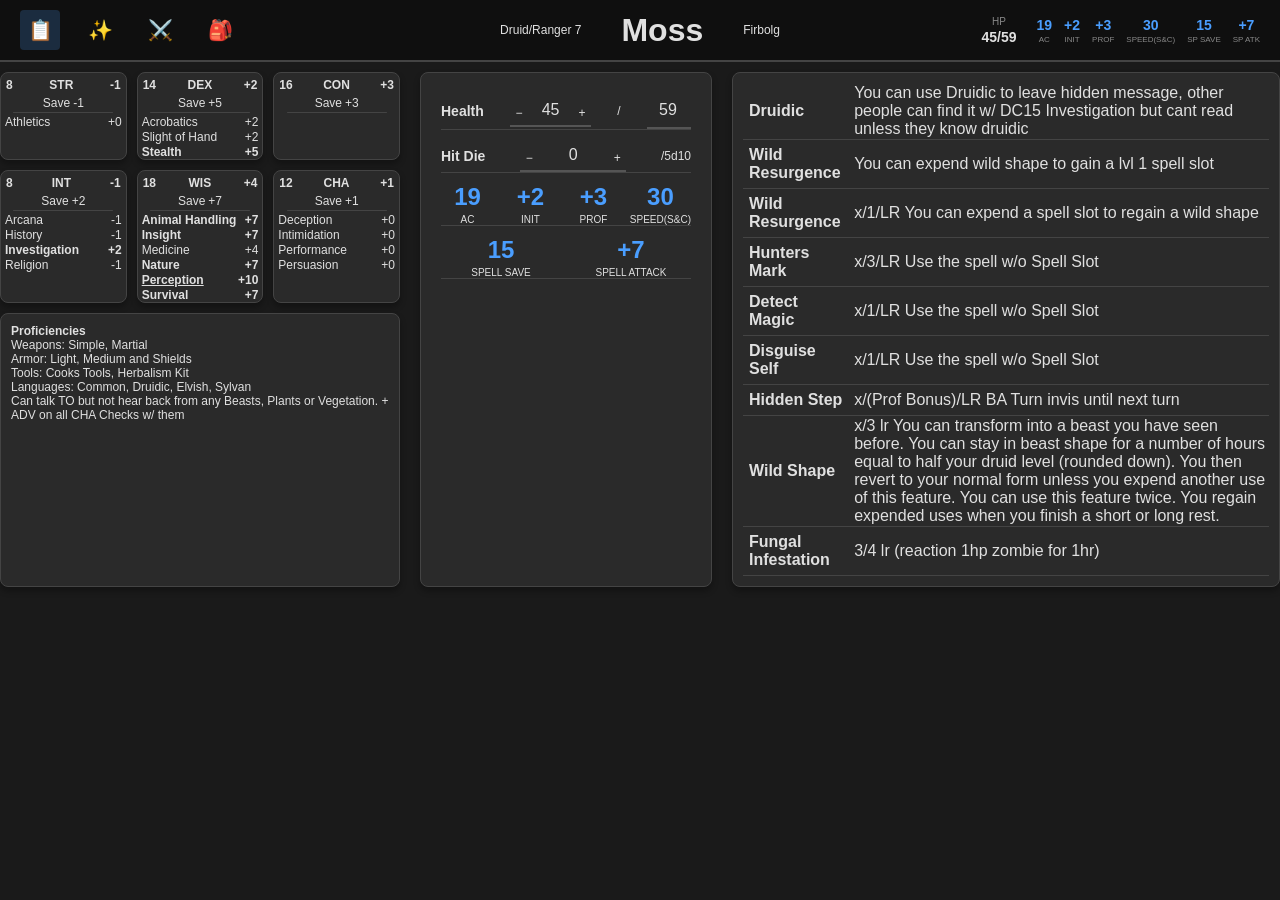
<file: index.html>
<!DOCTYPE html>
<html lang="en">
<head>
    <meta charset="UTF-8">
    <meta name="viewport" content="width=device-width, initial-scale=1.0">
    <title>Moss Character Sheet</title>
    <link rel="stylesheet" href="styles/main.css">
    <link rel="stylesheet" href="styles/character.css">
</head>
<body>
    <nav class="navbar">
        <div class="nav-container">
            <div class="nav-links">
                <a href="index.html" class="nav-link active" title="Character Sheet">📋</a>
                <a href="spells.html" class="nav-link" title="Spells">✨</a>
                <a href="actions.html" class="nav-link" title="Actions">⚔️</a>
                <a href="inventory.html" class="nav-link" title="Inventory">🎒</a>
            </div>
            <div class="nav-header">
                <p>Druid/Ranger 7</p>
                <p class="title">Moss</p>                
                <p>Firbolg</p>
            </div>
            <div class="nav-stats">
                <div class="nav-hp">
                    <p class="nav-hp-label">HP</p>
                    <p class="nav-hp-value"><span id="nav-health-current">45</span>/<span id="nav-health-max">59</span></p>
                </div>
                <div class="nav-stat-boxes">
                    <div class="nav-stat-box">
                        <p class="nav-stat-value" id="nav-ac">19</p>
                        <p class="nav-stat-label">AC</p>
                    </div>
                    <div class="nav-stat-box">
                        <p class="nav-stat-value" id="nav-init">+2</p>
                        <p class="nav-stat-label">Init</p>
                    </div>
                    <div class="nav-stat-box">
                        <p class="nav-stat-value" id="nav-prof">+3</p>
                        <p class="nav-stat-label">Prof</p>
                    </div>
                    <div class="nav-stat-box">
                        <p class="nav-stat-value">30</p>
                        <p class="nav-stat-label">Speed(s&c)</p>
                    </div>
                    <div class="nav-stat-box">
                        <p class="nav-stat-value">15</p>
                        <p class="nav-stat-label">Sp save</p>
                    </div>
                    <div class="nav-stat-box">
                        <p class="nav-stat-value">+7</p>
                        <p class="nav-stat-label">Sp atk</p>
                    </div>
                </div>
            </div>
        </div>
    </nav>
    <main>
        <div class="content-wrapper">
            <div class="cards-container">
                <div class="cards">
                    <div class="cards-top-row">
                        <div class="card ability-score">
                            <div class="ability-score-header">
                                <p>8</p>
                                <p>STR</p>
                                <p>-1</p>
                            </div>
                            <div class="saves">
                                <p>Save</p>
                                <p>-1</p>
                            </div>
                            <div class="line"></div>
                            <div class="ability-score-content">
                                <p>Athletics</p>
                                <p>+0</p>
                            </div>
                        </div>
                        <div class="card ability-score">
                            <div class="ability-score-header">
                                <p>14</p>
                                <p>DEX</p>
                                <p>+2</p>
                            </div>
                            <div class="saves">
                                <p>Save</p>
                                <p>+5</p>
                            </div>
                            <div class="line"></div>
                            <div class="ability-score-content">
                                <p>Acrobatics</p>
                                <p>+2</p>
                            </div>
                            <div class="ability-score-content">
                                <p>Slight of Hand</p>
                                <p>+2</p>
                            </div>
                            <div class="ability-score-content">
                                <p><b>Stealth</b></p>
                                <p><b>+5</b></p>
                            </div>
                        </div>
                        <div class="card ability-score">
                            <div class="ability-score-header">
                                <p>16</p>
                                <p>CON</p>
                                <p>+3</p>
                            </div>
                            <div class="saves">
                                <p>Save</p>
                                <p>+3</p>
                            </div>
                            <div class="line"></div>
                        </div>
                    </div>
                    <div class="cards-bottom-row">
                        <div class="card ability-score">
                            <div class="ability-score-header">
                                <p>8</p>
                                <p>INT</p>
                                <p>-1</p>
                            </div>
                            <div class="saves">
                                <p>Save</p>
                                <p>+2</p>
                            </div>
                            <div class="line"></div>
                            <div class="ability-score-content">
                                <p>Arcana</p>
                                <p>-1</p>
                            </div>
                            <div class="ability-score-content">
                                <p>History</p>
                                <p>-1</p>
                            </div>
                            <div class="ability-score-content">
                                <p><b>Investigation</b></p>
                                <p><b>+2</b></p>
                            </div>
                            <div class="ability-score-content">
                                <p>Religion</p>
                                <p>-1</p>
                            </div>
                        </div>
                        <div class="card ability-score">
                            <div class="ability-score-header">
                                <p>18</p>
                                <p>WIS</p>
                                <p>+4</p>
                            </div>
                            <div class="saves">
                                <p>Save</p>
                                <p>+7</p>
                            </div>
                            <div class="line"></div>
                            <div class="ability-score-content">
                                <p><b>Animal Handling</b></p>
                                <p><b>+7</b></p>
                            </div>
                            <div class="ability-score-content">
                                <p><b>Insight</b></p>
                                <p><b>+7</b></p>
                            </div>
                            <div class="ability-score-content">
                                <p>Medicine</p>
                                <p>+4</p>
                            </div>
                            <div class="ability-score-content">
                                <p><b>Nature</b></p>
                                <p><b>+7</b></p>
                            </div>
                            <div class="ability-score-content">
                                <p><b><u>Perception</u></b></p>
                                <p><b>+10</b></p>
                            </div>
                            <div class="ability-score-content">
                                <p><b>Survival</b></p>
                                <p><b>+7</b></p>
                            </div>
                        </div>
                        <div class="card ability-score">
                            <div class="ability-score-header">
                                <p>12</p>
                                <p>CHA</p>
                                <p>+1</p>
                            </div>
                            <div class="saves">
                                <p>Save</p>
                                <p>+1</p>
                            </div>
                            <div class="line"></div>
                            <div class="ability-score-content">
                                <p>Deception</p>
                                <p>+0</p>
                            </div>
                            <div class="ability-score-content">
                                <p>Intimidation</p>
                                <p>+0</p>
                            </div>
                            <div class="ability-score-content">
                                <p>Performance</p>
                                <p>+0</p>
                            </div>
                            <div class="ability-score-content">
                                <p>Persuasion</p>
                                <p>+0</p>
                            </div>
                        </div>
                    </div>            
                </div>
                <div class="proficiencies">
                    <p class="section-title">Proficiencies</p>
                    <p>Weapons: Simple, Martial</p>
                    <p>Armor: Light, Medium and Shields</p>
                    <p>Tools: Cooks Tools, Herbalism Kit</p>
                    <p>Languages: Common, Druidic, Elvish, Sylvan</p>
                    <p>Can talk TO but not hear back from any Beasts, Plants or Vegetation. + ADV on all CHA Checks w/ them</p>
                </div>
            </div>
            <div class="stats">
                <div class="stat-row">
                    <p>Health</p>
                    <div class="number-input">
                        <button class="minus-btn" onclick="decreaseHealth('health-current')">−</button>
                        <input type="number" id="health-current" value="45">
                        <button class="plus-btn" onclick="increaseHealth('health-current')">+</button>
                    </div>
                    <p>/</p>
                    <input type="number" id="health-max" value="59">
                </div>
                <div class="stat-row">
                    <p>Hit Die</p>
                    <div class="number-input">
                        <button class="minus-btn" onclick="decreaseValue('hit-die')">−</button>
                        <input type="number" id="hit-die" value="0">
                        <button class="plus-btn" onclick="increaseValue('hit-die')">+</button>
                    </div>
                    <p>/5d10</p>
                </div>
                <div class="stat-row-horizontal">
                    <div class="stat-box">
                        <p class="stat-value">19</p>
                        <p class="stat-label">AC</p>
                    </div>
                    <div class="stat-box">
                        <p class="stat-value">+2</p>
                        <p class="stat-label">Init</p>
                    </div>
                    <div class="stat-box">
                        <p class="stat-value">+3</p>
                        <p class="stat-label">Prof</p>
                    </div>
                    <div class="stat-box">
                        <p class="stat-value">30</p>
                        <p class="stat-label">Speed(s&c)</p>
                    </div>
                </div>
                <div class="stat-row-horizontal">
                    <div class="stat-box">
                        <p class="stat-value">15</p>
                        <p class="stat-label">Spell Save</p>
                    </div>
                    <div class="stat-box">
                        <p class="stat-value">+7</p>
                        <p class="stat-label">Spell Attack</p>
                    </div>
                </div>
            </div>
            <div class="features">
                <table>
                    <tr>
                        <td><p class="feature-name">Druidic</p></td>
                        <td>You can use Druidic to leave hidden message, other people can find it w/ DC15 Investigation but cant read unless they know druidic</td>
                    </tr>
                    <tr>
                        <td><p class="feature-name">Wild Resurgence</p></td>
                        <td>You can expend wild shape to gain a lvl 1 spell slot</td>
                    </tr>
                    <tr>
                        <td><p class="feature-name">Wild Resurgence</p></td>
                        <td>x/1/LR You can expend a spell slot to regain a wild shape</td>
                    </tr>
                    <tr>
                        <td><p class="feature-name">Hunters Mark</p></td>
                        <td>x/3/LR Use the spell w/o Spell Slot</td>
                    </tr>
                    <tr>
                        <td><p class="feature-name">Detect Magic</p></td>
                        <td>x/1/LR Use the spell w/o Spell Slot</td>
                    </tr>
                    <tr>
                        <td><p class="feature-name">Disguise Self</p></td>
                        <td>x/1/LR Use the spell w/o Spell Slot</td>
                    </tr>
                    <tr>
                        <td><p class="feature-name">Hidden Step</p></td>
                        <td>x/(Prof Bonus)/LR BA Turn invis until next turn</td>
                    </tr>
                    <tr>
                        <td><p class="feature-name">Wild Shape</p></td>
                        <td>x/3 lr You can transform into a beast you have seen before. You can stay in beast shape for a number of hours equal to half your druid level (rounded down). You then revert to your normal form unless you expend another use of this feature. You can use this feature twice. You regain expended uses when you finish a short or long rest.</td>
                    <tr>
                        <td><p class="feature-name">Fungal Infestation</p></td>
                        <td>3/4 lr (reaction 1hp zombie for 1hr)</td>
                    </tr>
                </table>
            </div>
        </div>
    </main>

    <script src="js/script.js"></script>
</body>
</html>
</file>
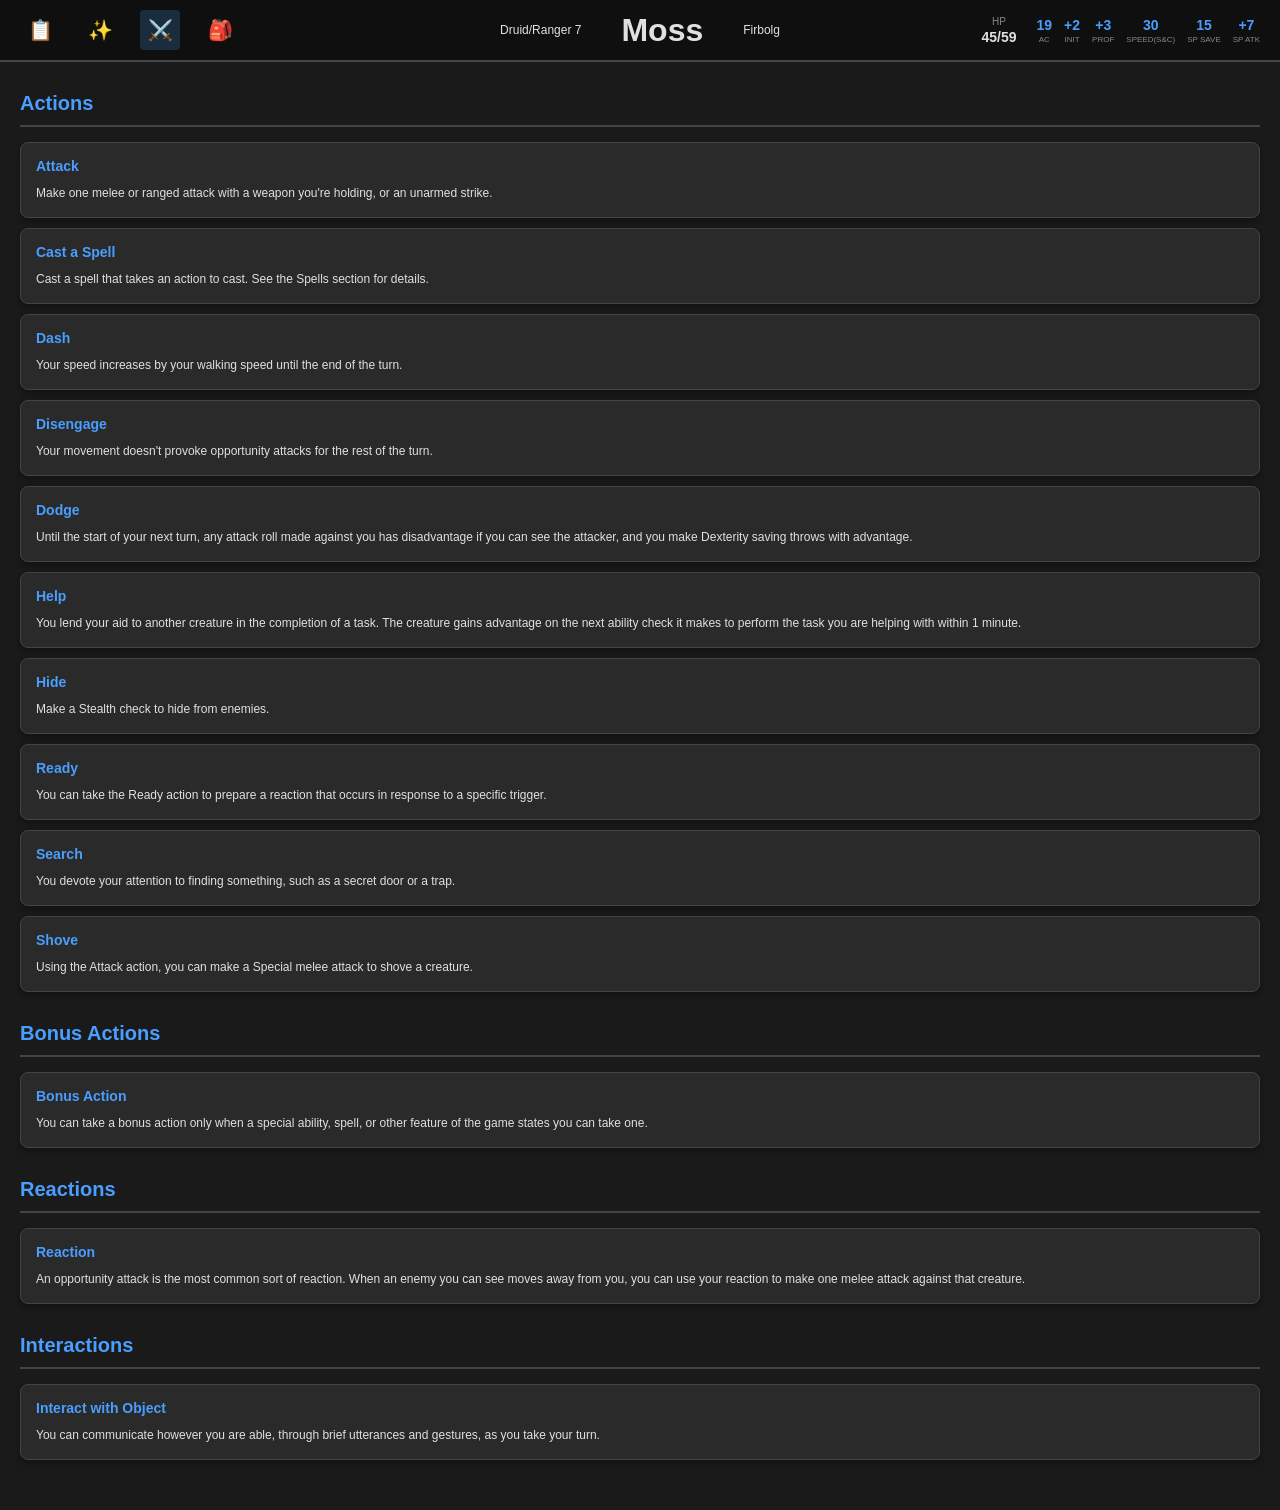
<file: actions.html>
<!DOCTYPE html>
<html lang="en">
<head>
    <meta charset="UTF-8">
    <meta name="viewport" content="width=device-width, initial-scale=1.0">
    <title>Moss Actions</title>
    <link rel="stylesheet" href="styles/main.css">
    <link rel="stylesheet" href="styles/actions.css">
</head>
<body>
    <nav class="navbar">
        <div class="nav-container">
            <div class="nav-links">
                <a href="index.html" class="nav-link" title="Character Sheet">📋</a>
                <a href="spells.html" class="nav-link" title="Spells">✨</a>
                <a href="actions.html" class="nav-link active" title="Actions">⚔️</a>
                <a href="inventory.html" class="nav-link" title="Inventory">🎒</a>
            </div>
            <div class="nav-header">
                <p>Druid/Ranger 7</p>
                <p class="title">Moss</p>                
                <p>Firbolg</p>
            </div>
            <div class="nav-stats">
                <div class="nav-hp">
                    <p class="nav-hp-label">HP</p>
                    <p class="nav-hp-value"><span id="nav-health-current">45</span>/<span id="nav-health-max">59</span></p>
                </div>
                <div class="nav-stat-boxes">
                    <div class="nav-stat-box">
                        <p class="nav-stat-value" id="nav-ac">19</p>
                        <p class="nav-stat-label">AC</p>
                    </div>
                    <div class="nav-stat-box">
                        <p class="nav-stat-value" id="nav-init">+2</p>
                        <p class="nav-stat-label">Init</p>
                    </div>
                    <div class="nav-stat-box">
                        <p class="nav-stat-value" id="nav-prof">+3</p>
                        <p class="nav-stat-label">Prof</p>
                    </div>
                    <div class="nav-stat-box">
                        <p class="nav-stat-value">30</p>
                        <p class="nav-stat-label">Speed(s&c)</p>
                    </div>
                    <div class="nav-stat-box">
                        <p class="nav-stat-value">15</p>
                        <p class="nav-stat-label">Sp save</p>
                    </div>
                    <div class="nav-stat-box">
                        <p class="nav-stat-value">+7</p>
                        <p class="nav-stat-label">Sp atk</p>
                    </div>
                </div>
            </div>
        </div>
    </nav>
    <main>
        <div class="actions-container">
            <div id="actions-list"></div>
        </div>
    </main>

    <script src="js/actions.js"></script>
</body>
</html>
</file>
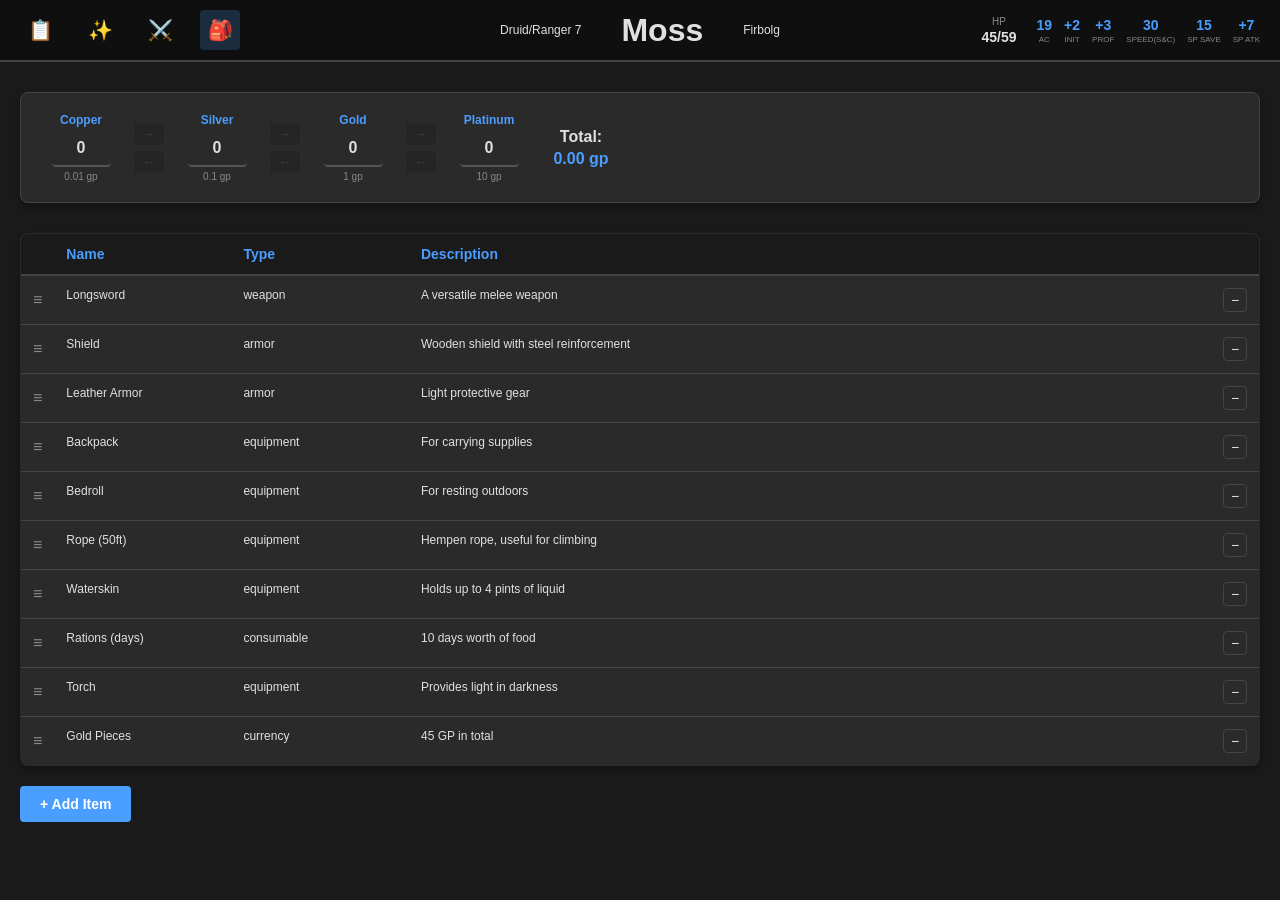
<file: inventory.html>
<!DOCTYPE html>
<html lang="en">
<head>
    <meta charset="UTF-8">
    <meta name="viewport" content="width=device-width, initial-scale=1.0">
    <title>Moss Inventory</title>
    <link rel="stylesheet" href="styles/main.css">
    <link rel="stylesheet" href="styles/inventory.css">
</head>
<body>
    <nav class="navbar">
        <div class="nav-container">
            <div class="nav-links">
                <a href="index.html" class="nav-link" title="Character Sheet">📋</a>
                <a href="spells.html" class="nav-link" title="Spells">✨</a>
                <a href="actions.html" class="nav-link" title="Actions">⚔️</a>
                <a href="inventory.html" class="nav-link active" title="Inventory">🎒</a>
            </div>
            <div class="nav-header">
                <p>Druid/Ranger 7</p>
                <p class="title">Moss</p>                
                <p>Firbolg</p>
            </div>
            <div class="nav-stats">
                <div class="nav-hp">
                    <p class="nav-hp-label">HP</p>
                    <p class="nav-hp-value"><span id="nav-health-current">45</span>/<span id="nav-health-max">59</span></p>
                </div>
                <div class="nav-stat-boxes">
                    <div class="nav-stat-box">
                        <p class="nav-stat-value" id="nav-ac">19</p>
                        <p class="nav-stat-label">AC</p>
                    </div>
                    <div class="nav-stat-box">
                        <p class="nav-stat-value" id="nav-init">+2</p>
                        <p class="nav-stat-label">Init</p>
                    </div>
                    <div class="nav-stat-box">
                        <p class="nav-stat-value" id="nav-prof">+3</p>
                        <p class="nav-stat-label">Prof</p>
                    </div>
                    <div class="nav-stat-box">
                        <p class="nav-stat-value">30</p>
                        <p class="nav-stat-label">Speed(s&c)</p>
                    </div>
                    <div class="nav-stat-box">
                        <p class="nav-stat-value">15</p>
                        <p class="nav-stat-label">Sp save</p>
                    </div>
                    <div class="nav-stat-box">
                        <p class="nav-stat-value">+7</p>
                        <p class="nav-stat-label">Sp atk</p>
                    </div>
                </div>
            </div>
        </div>
    </nav>
    <main>
        <div class="inventory-container">
            <div class="inventory-stats">
                <div class="currency-inputs">
                    <div class="currency-input-row">
                        <div class="currency-input-group">
                            <label for="cp-input">Copper</label>
                            <input type="number" id="cp-input" class="currency-input" data-currency="cp" value="0" min="0" max="9999" step="1">
                            <span class="currency-conversion">0.01 gp</span>
                        </div>
                        <div class="currency-arrows">
                            <button class="currency-arrow right" data-from="cp" data-to="sp" title="Convert to Silver">→</button>
                            <button class="currency-arrow left" data-from="sp" data-to="cp" title="Convert to Copper">←</button>
                        </div>
                        
                        <div class="currency-input-group">
                            <label for="sp-input">Silver</label>
                            <input type="number" id="sp-input" class="currency-input" data-currency="sp" value="0" min="0" max="9999" step="1">
                            <span class="currency-conversion">0.1 gp</span>
                        </div>
                        <div class="currency-arrows">
                            <button class="currency-arrow right" data-from="sp" data-to="gp" title="Convert to Gold">→</button>
                            <button class="currency-arrow left" data-from="gp" data-to="sp" title="Convert to Silver">←</button>
                        </div>
                        
                        <div class="currency-input-group">
                            <label for="gp-input">Gold</label>
                            <input type="number" id="gp-input" class="currency-input" data-currency="gp" value="0" min="0" max="9999" step="1">
                            <span class="currency-conversion">1 gp</span>
                        </div>
                        <div class="currency-arrows">
                            <button class="currency-arrow right" data-from="gp" data-to="pp" title="Convert to Platinum">→</button>
                            <button class="currency-arrow left" data-from="pp" data-to="gp" title="Convert to Gold">←</button>
                        </div>
                        
                        <div class="currency-input-group">
                            <label for="pp-input">Platinum</label>
                            <input type="number" id="pp-input" class="currency-input" data-currency="pp" value="0" min="0" max="9999" step="1">
                            <span class="currency-conversion">10 gp</span>
                        </div>

                        <div class="currency-input-group-total">
                            <span class="total-label">Total:</span>
                            <span id="total-gold" class="total-amount">0 gp</span>
                        </div>
                    </div>
                </div>
            </div>
            <table id="inventory-table" class="inventory-table">
                <thead>
                    <tr>
                        <th class="drag-col"></th>
                        <th>Name</th>
                        <th>Type</th>
                        <th>Description</th>
                        <th class="action-col"></th>
                    </tr>
                </thead>
                <tbody id="inventory-body">
                </tbody>
            </table>
            <button id="add-row-btn" class="add-row-btn">+ Add Item</button>
        </div>
    </main>

    <script src="js/inventory.js"></script>
</body>
</html>
</file>
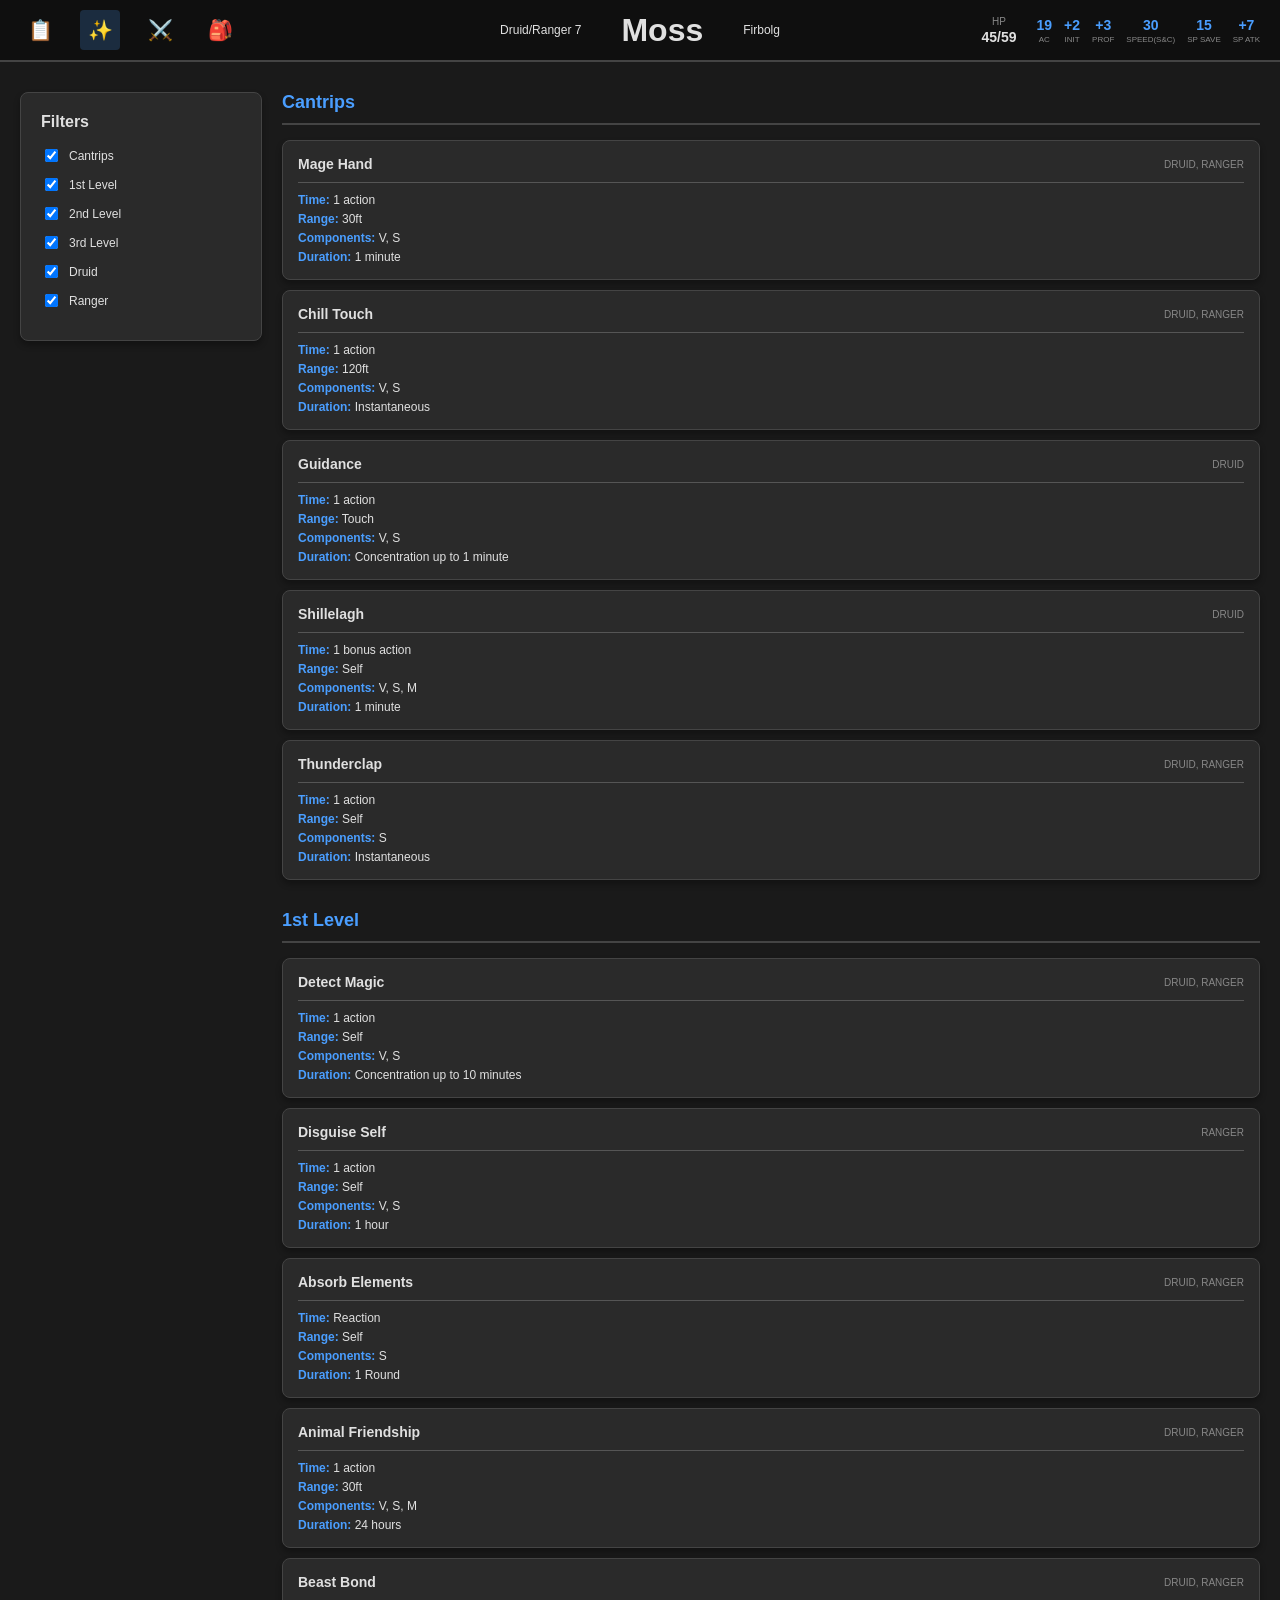
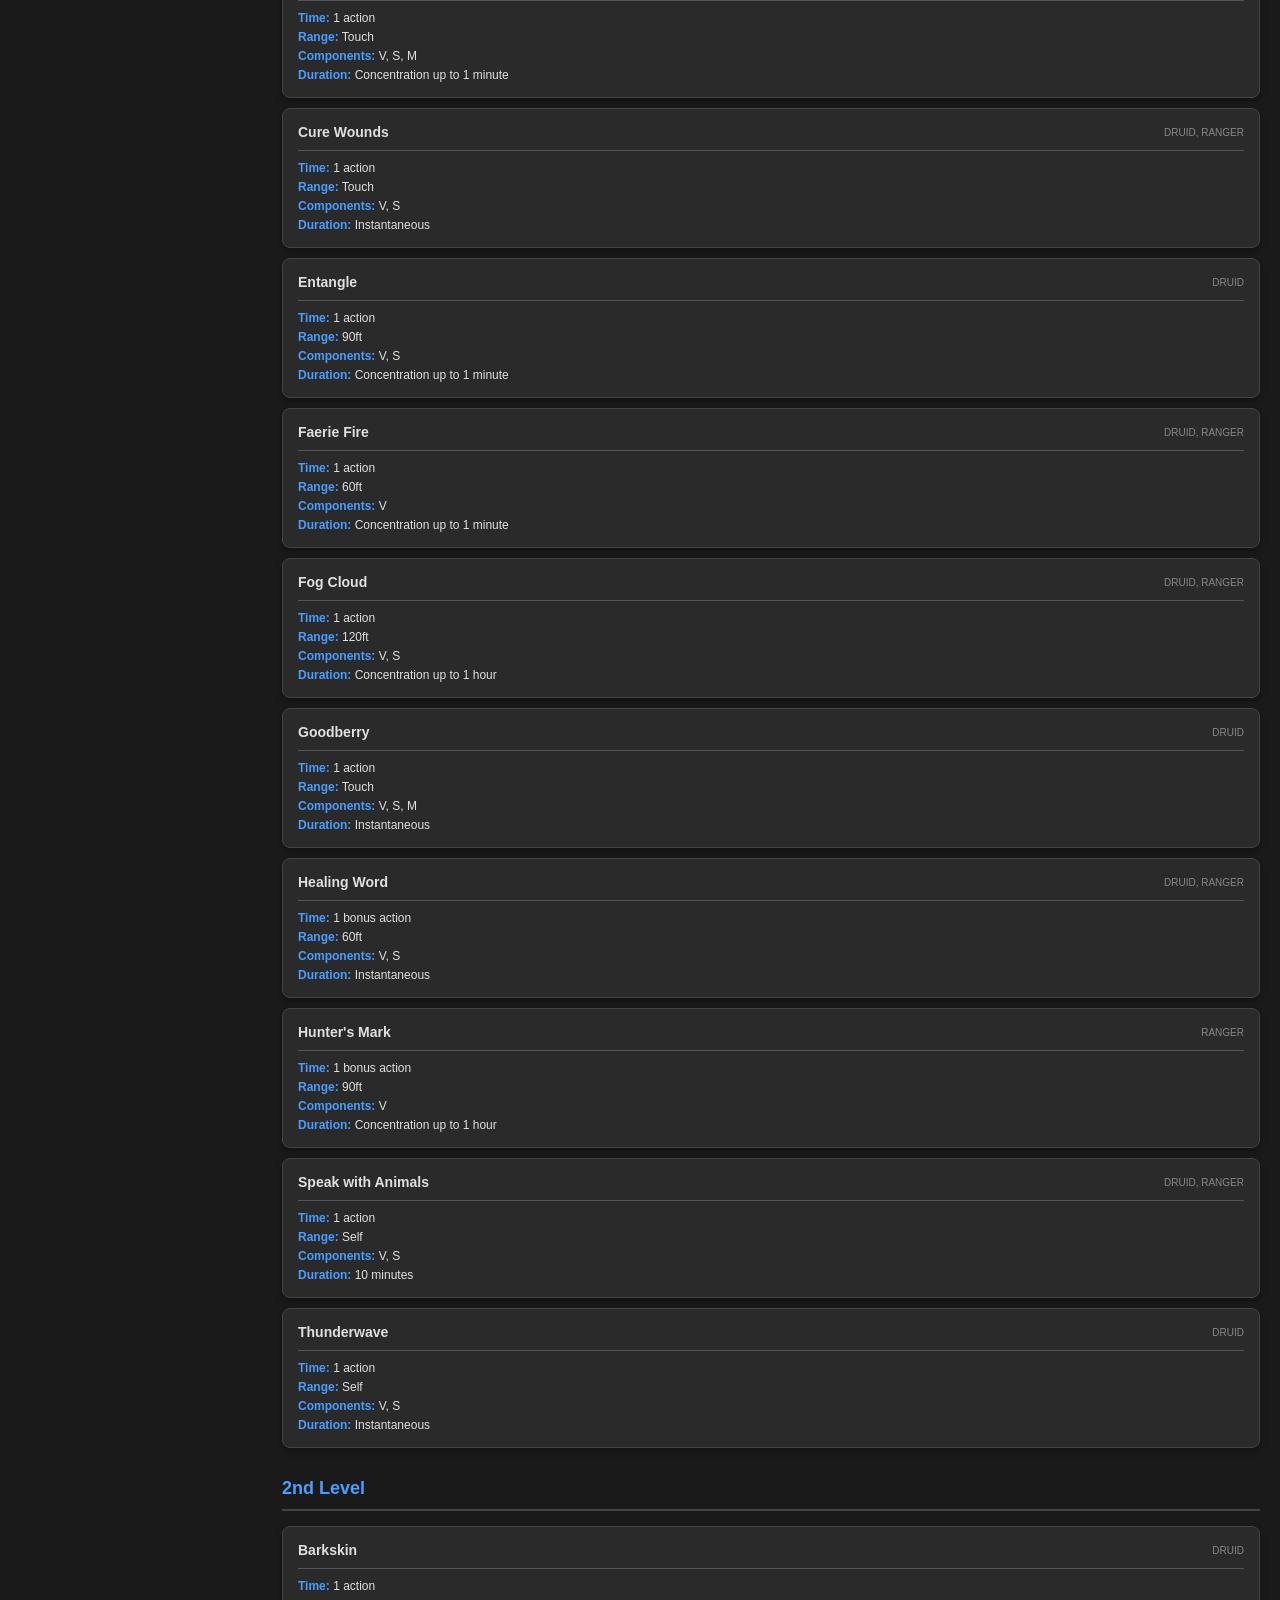
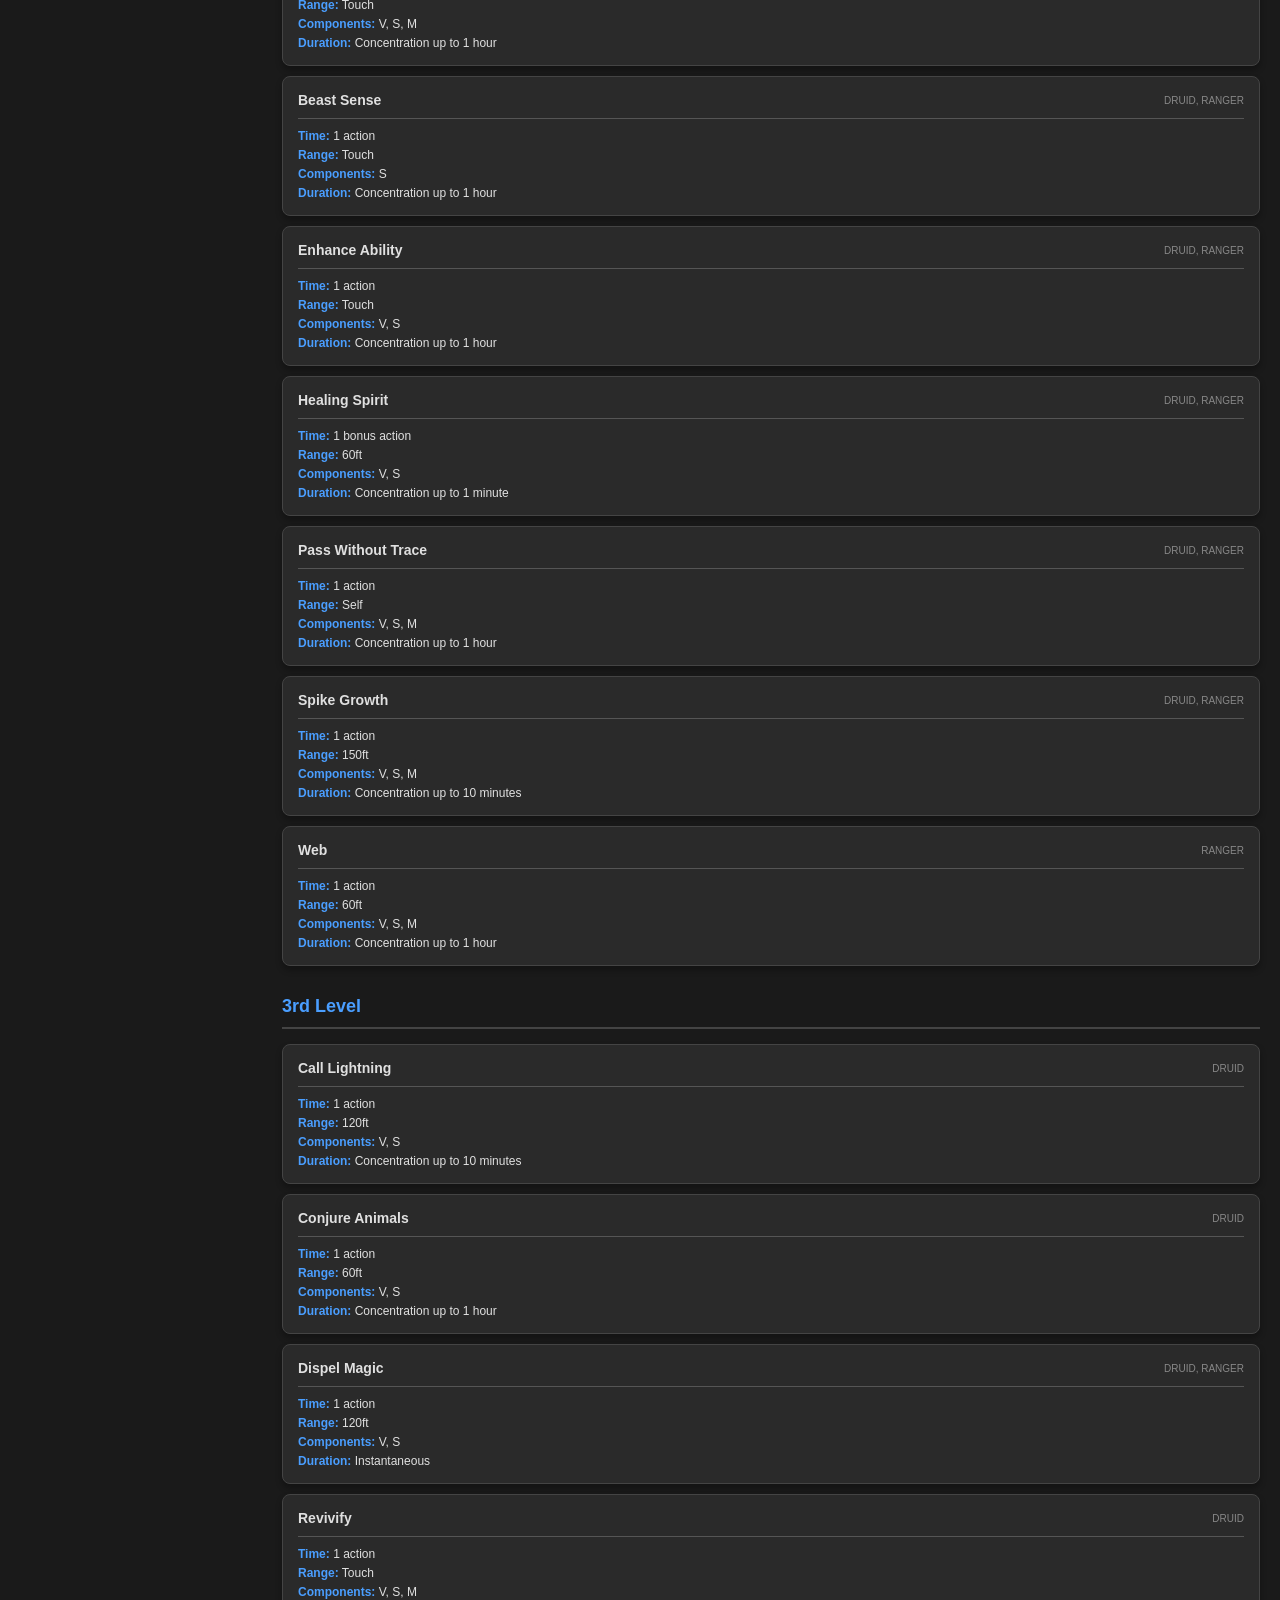
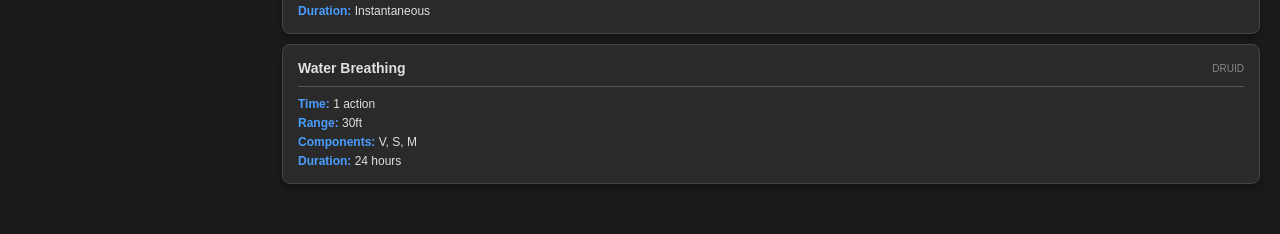
<file: spells.html>
<!DOCTYPE html>
<html lang="en">
<head>
    <meta charset="UTF-8">
    <meta name="viewport" content="width=device-width, initial-scale=1.0">
    <title>Moss Spells</title>
    <link rel="stylesheet" href="styles/main.css">
    <link rel="stylesheet" href="styles/spells.css">
</head>
<body>
    <nav class="navbar">
        <div class="nav-container">
            <div class="nav-links">
                <a href="index.html" class="nav-link" title="Character Sheet">📋</a>
                <a href="spells.html" class="nav-link active" title="Spells">✨</a>
                <a href="actions.html" class="nav-link" title="Actions">⚔️</a>
                <a href="inventory.html" class="nav-link" title="Inventory">🎒</a>
            </div>
            <div class="nav-header">
                <p>Druid/Ranger 7</p>
                <p class="title">Moss</p>                
                <p>Firbolg</p>
            </div>
            <div class="nav-stats">
                <div class="nav-hp">
                    <p class="nav-hp-label">HP</p>
                    <p class="nav-hp-value"><span id="nav-health-current">45</span>/<span id="nav-health-max">59</span></p>
                </div>
                <div class="nav-stat-boxes">
                    <div class="nav-stat-box">
                        <p class="nav-stat-value" id="nav-ac">19</p>
                        <p class="nav-stat-label">AC</p>
                    </div>
                    <div class="nav-stat-box">
                        <p class="nav-stat-value" id="nav-init">+2</p>
                        <p class="nav-stat-label">Init</p>
                    </div>
                    <div class="nav-stat-box">
                        <p class="nav-stat-value" id="nav-prof">+3</p>
                        <p class="nav-stat-label">Prof</p>
                    </div>
                    <div class="nav-stat-box">
                        <p class="nav-stat-value">30</p>
                        <p class="nav-stat-label">Speed(s&c)</p>
                    </div>
                    <div class="nav-stat-box">
                        <p class="nav-stat-value">15</p>
                        <p class="nav-stat-label">Sp save</p>
                    </div>
                    <div class="nav-stat-box">
                        <p class="nav-stat-value">+7</p>
                        <p class="nav-stat-label">Sp atk</p>
                    </div>
                </div>
            </div>
        </div>
    </nav>
    <main>
        <div class="spells-container">
            <div class="spells-filter">
                <h2>Filters</h2>
                <label>
                    <input type="checkbox" name="level" value="cantrip" checked> Cantrips
                </label>
                <label>
                    <input type="checkbox" name="level" value="1" checked> 1st Level
                </label>
                <label>
                    <input type="checkbox" name="level" value="2" checked> 2nd Level
                </label>
                <label>
                    <input type="checkbox" name="level" value="3" checked> 3rd Level
                </label>
                <label>
                    <input type="checkbox" name="class" value="druid" checked> Druid
                </label>
                <label>
                    <input type="checkbox" name="class" value="ranger" checked> Ranger
                </label>
            </div>
            <div class="spells-content">
                <div id="spells-list"></div>
            </div>
        </div>
    </main>

    <script src="js/spells.js"></script>
</body>
</html>
</file>
<file: styles/main.css>
body {
    font-family: 'Arial', sans-serif;
    background: #1a1a1a;
    color: #e0e0e0;
    margin: 0;
    padding: 0;
}

/* Navbar */
.navbar {
    background-color: #0f0f0f;
    border-bottom: 2px solid #444;
    padding: 0;
    position: sticky;
    top: 0;
    z-index: 100;
    margin-bottom: 10px;
}

.nav-container {
    display: flex;
    flex-direction: row;
    padding: 10px 20px;
    margin: 0;
    align-items: center;
    justify-content: space-between;
    min-height: 40px;
}

.nav-links {
    display: flex;
    flex-direction: row;
    gap: 20px;
    align-items: center;
    flex: 0 0 auto;
}

.nav-header {
    display: flex;
    flex-direction: row;
    gap: 40px;
    align-items: center;
    justify-content: center;
    flex: 1;
    position: absolute;
    left: 50%;
    transform: translateX(-50%);
}

.nav-header p {
    margin: 0;
    font-size: 12px;
}

.nav-header .title {
    font-size: 2em;
    font-weight: bold;
    margin: 0;
}

.nav-spacer {
    flex: 1;
    min-width: 0;
}

.nav-stats {
    display: flex;
    flex-direction: row;
    gap: 20px;
    align-items: center;
    flex: 0 0 auto;
}

.nav-hp {
    display: flex;
    flex-direction: column;
    align-items: center;
    gap: 2px;
}

.nav-hp-label {
    font-size: 10px;
    margin: 0;
    text-transform: uppercase;
    color: #888;
}

.nav-hp-value {
    font-size: 14px;
    font-weight: bold;
    margin: 0;
    color: #e0e0e0;
}

.nav-stat-boxes {
    display: flex;
    flex-direction: row;
    gap: 12px;
}

.nav-stat-box {
    display: flex;
    flex-direction: column;
    align-items: center;
    gap: 2px;
}

.nav-stat-value {
    font-size: 14px;
    font-weight: bold;
    margin: 0;
    color: #4a9eff;
}

.nav-stat-label {
    font-size: 8px;
    margin: 0;
    text-transform: uppercase;
    color: #888;
}

.nav-link {
    display: flex;
    align-items: center;
    justify-content: center;
    width: 40px;
    height: 40px;
    text-decoration: none;
    color: #e0e0e0;
    font-size: 20px;
    font-weight: 500;
    border-radius: 4px;
    transition: all 0.3s ease;
    background-color: transparent;
}

.nav-link:hover {
    background-color: rgba(74, 158, 255, 0.1);
}

.nav-link.active {
    background-color: rgba(74, 158, 255, 0.2);
    color: #4a9eff;
}

/* Inputs */
input[type="number"],
input[type="checkbox"] {
    background-color: transparent;
    color: #e0e0e0;
    transition: all 0.3s ease;
}

input[type="number"] {
    padding: 8px 12px;
    border: none;
    border-bottom: 2px solid #555;
    font-size: 16px;
    font-family: 'Arial', sans-serif;
}

input[type="number"]:focus {
    outline: none;
    border-bottom-color: #4a9eff;
    background-color: rgba(74, 158, 255, 0.1);
}

input[type="number"]:hover:not(:focus) {
    background-color: rgba(255, 255, 255, 0.05);
}

input[type="number"]::-webkit-outer-spin-button,
input[type="number"]::-webkit-inner-spin-button {
    -webkit-appearance: none;
    margin: 0;
}

input[type="number"] {
    -moz-appearance: textfield;
}

input[type="checkbox"] {
    cursor: pointer;
}
</file>
<file: styles/character.css>
/* Content Layout */
.content-wrapper {
    display: flex;
    flex-direction: row;
    gap: 20px;
}

.cards-container {
    display: flex;
    flex-direction: column;
    margin: 0;
    gap: 10px;
    width: 400px;
}

/* Cards */
.cards {
    display: flex;
    flex-direction: column;
    gap: 10px;
}

.cards-top-row,
.cards-bottom-row {
    display: flex;
    flex-direction: row;
    gap: 10px;
}

.card {
    background: #2a2a2a;
    border: 1px solid #444;
    border-radius: 8px;
    flex: 1;
    box-shadow: 0 4px 6px rgba(0, 0, 0, 0.3);
}

.ability-score {
    display: flex;
    flex-direction: column;
    justify-content: flex-start;
    gap: 1px;
}

.ability-score-header {
    font-weight: bold;
    font-size: 10px;
    display: flex;
    flex-direction: row;
    justify-content: space-between;
    padding: 5px 5px 3px 5px;
    margin: 0;
}

.ability-score-header p {
    margin: 5px;
}

.ability-score p {
    font-size: 12px;
    margin: 0;
}

.ability-score-content {
    display: flex;
    flex-direction: row;
    justify-content: space-between;
    padding: 0 4px;
    height: fit-content;
    align-items: center;
}

.line {
    border-top: 1px solid #444;
    border-radius: 5px;
    margin: 1px 10%;
}

.saves {
    display: flex;
    flex-direction: row;
    justify-content: center;
    gap: 3px;
    padding: 0 4px;
    font-size: 12px;
    margin: 0;
}

.saves p {
    margin: 0;
    font-size: 12px;
}

/* Containers */
.proficiencies,
.stats,
.features {
    background: #2a2a2a;
    border: 1px solid #444;
    border-radius: 8px;
    padding: 10px;
    box-shadow: 0 4px 6px rgba(0, 0, 0, 0.3);
}

.proficiencies {
    flex: 1;
}

.proficiencies .section-title {
    margin: 0;
    font-weight: bold;
}

.proficiencies p {
    margin: 0;
    font-size: 12px;
}

.stats {
    flex: none;
    width: 250px;
    padding: 20px;
}

.features {
    flex: 1;
}

/* Tables */
.features table {
    width: 100%;
    border-collapse: collapse;
}

.features th,
.features td {
    text-align: left;
    border-bottom: 1px solid #444;
    margin: 0;
}

.features th {
    font-weight: bold;
    background-color: #1a1a1a;
}

.features td:last-child {
    word-wrap: break-word;
    overflow-wrap: break-word;
}

.feature-name {
    margin: 5px;
    font-weight: bold;
}

/* Stats */
.stat-row {
    display: flex;
    flex-direction: row;
    justify-content: space-between;
    align-items: center;
    margin-bottom: 10px;
    border-bottom: 1px solid #444;
}

.stat-row p {
    margin: 0;
    font-size: 12px;
}

.stat-row p:first-child {
    font-weight: bold;
    font-size: 14px;
}

.stat-row-horizontal {
    display: flex;
    flex-direction: row;
    justify-content: space-around;
    align-items: center;
    margin-bottom: 10px;
    border-bottom: 1px solid #444;
    gap: 10px;
}

.stat-box {
    display: flex;
    flex-direction: column;
    align-items: center;
    flex: 1;
}

.stat-value {
    font-size: 24px;
    font-weight: bold;
    margin: 0;
    color: #4a9eff;
}

.stat-label {
    font-size: 10px;
    margin: 3px 0 0 0;
    text-align: center;
    text-transform: uppercase;
}

/* Number Input */
.number-input {
    display: flex;
    align-items: center;
    position: relative;
}

.number-input input[type="number"] {
    width: 50px;
    padding: 6px 28px;
    text-align: center;
}

#health-current {
    width: 25px;
}

.minus-btn,
.plus-btn {
    width: 10px;
    height: 10px;
    padding: 0;
    border: none;
    background-color: transparent;
    color: #e0e0e0;
    font-size: 12px;
    cursor: pointer;
    border-radius: 2px;
    transition: all 0.2s ease;
    position: absolute;
}

.minus-btn {
    left: 4px;
}

.plus-btn {
    right: 4px;
}

.minus-btn:hover,
.plus-btn:hover {
    background-color: rgba(74, 158, 255, 0.2);
    color: #4a9eff;
}

.minus-btn:active,
.plus-btn:active {
    background-color: rgba(74, 158, 255, 0.4);
}

input[type="number"] {
    width:20px;
}
</file>
<file: styles/actions.css>
.actions-container {
    padding: 20px;
}

.action-section {
    margin-bottom: 30px;
}

.action-section h2 {
    font-size: 20px;
    margin: 0 0 15px 0;
    color: #4a9eff;
    border-bottom: 2px solid #444;
    padding-bottom: 10px;
}

.action-card {
    background: #2a2a2a;
    border: 1px solid #444;
    border-radius: 8px;
    padding: 15px;
    margin-bottom: 10px;
    box-shadow: 0 4px 6px rgba(0, 0, 0, 0.3);
}

.action-card h3 {
    font-size: 14px;
    margin: 0 0 10px 0;
    color: #4a9eff;
}

.action-card p {
    margin: 0;
    font-size: 12px;
    line-height: 1.5;
}
</file>
<file: styles/inventory.css>
.inventory-container {
    padding: 20px;
}

.inventory-stats {
    background: #2a2a2a;
    border: 1px solid #444;
    border-radius: 8px;
    padding: 20px;
    margin-bottom: 30px;
    box-shadow: 0 4px 6px rgba(0, 0, 0, 0.3);
}

.inventory-stats h2 {
    margin: 0 0 15px 0;
    font-size: 18px;
    color: #4a9eff;
}

#capacity-info p {
    margin: 5px 0;
    font-size: 14px;
}

.currency-breakdown {
    display: flex;
    flex-direction: column;
    gap: 10px;
}

.currency-breakdown h3 {
    margin: 0;
    font-size: 14px;
    color: #4a9eff;
}

.currency-inputs {
    display: flex;
    flex-direction: column;
    gap: 15px;
}

.currency-input-row {
    display: flex;
    flex-direction: row;
    justify-content: left;
    gap: 12px;
    flex-wrap: wrap;
    align-items: flex-end;
}

.currency-input-group {
    display: flex;
    flex-direction: column;
    align-items: center;
    gap: 4px;
    flex: 0 0 auto;
    min-width: 80px;
}

.currency-input-group-total{
    display: flex;
    flex-direction: column;
    align-items: center;
    gap: 4px;
    flex: 0 0 auto;
    min-width: 80px;
    transform: translateY(-14px);
}

.currency-input-group label {
    font-weight: bold;
    font-size: 12px;
    color: #4a9eff;
}

.currency-input {
    width: 35px;
    padding: 3px 8px;
    background-color: #1a1a1a;
    border: 1px solid #444;
    border-radius: 4px;
    color: #4a9eff;
    font-weight: bold;
    text-align: center;
    font-size: 14px;
}

.currency-input:focus {
    outline: none;
    border-color: #4a9eff;
    background-color: rgba(74, 158, 255, 0.1);
}

.currency-conversion {
    color: #888;
    font-size: 10px;
}

.currency-total-row {
    display: flex;
    flex-direction: row;
    justify-content: center;
    align-items: center;
    gap: 20px;
    padding: 12px 0;
    border-top: 2px solid #4a9eff;
    font-size: 13px;
    margin-top: 8px;
}

.total-label {
    font-weight: bold;
}

.total-amount {
    font-size: 16px;
    font-weight: bold;
    color: #4a9eff;
}

.inventory-table {
    width: 100%;
    border-collapse: collapse;
    background: #2a2a2a;
    border: 1px solid #444;
    border-radius: 8px;
    overflow: hidden;
    box-shadow: 0 4px 6px rgba(0, 0, 0, 0.3);
}

.inventory-table thead {
    background: #1a1a1a;
    border-bottom: 2px solid #444;
}

.inventory-table th {
    padding: 12px;
    text-align: left;
    font-weight: bold;
    color: #4a9eff;
    font-size: 14px;
}

.inventory-table td {
    padding: 12px;
    border-bottom: 1px solid #444;
    font-size: 12px;
    word-wrap: break-word;
    overflow-wrap: break-word;
    white-space: normal;
}

.inventory-table .name-cell {
    width: 15%;
}

.inventory-table .type-cell {
    width: 15%;
}

.inventory-table .description-cell {
    width: 70%;
}

.inventory-table .drag-col {
    width: 30px;
}

.inventory-table .action-col {
    width: 40px;
}

.inventory-table .drag-handle {
    cursor: move;
    text-align: center;
    color: #888;
    font-size: 16px;
    user-select: none;
}

.inventory-table .drag-handle:hover {
    color: #4a9eff;
}

.inventory-table tr.dragging {
    opacity: 0.5;
    background-color: rgba(74, 158, 255, 0.2);
}

.inventory-table .delete-btn {
    width: 24px;
    height: 24px;
    padding: 0;
    border: 1px solid #444;
    background-color: #2a2a2a;
    color: #e0e0e0;
    border-radius: 4px;
    cursor: pointer;
    font-size: 14px;
    transition: all 0.2s ease;
}

.inventory-table .delete-btn:hover {
    background-color: #d32f2f;
    border-color: #d32f2f;
    color: #fff;
}

.add-row-btn {
    display: block;
    margin-top: 20px;
    padding: 10px 20px;
    background-color: #4a9eff;
    color: #fff;
    border: none;
    border-radius: 4px;
    font-size: 14px;
    font-weight: bold;
    cursor: pointer;
    transition: all 0.2s ease;
}

.add-row-btn:hover {
    background-color: #357abd;
}

.add-row-btn:active {
    background-color: #1f4788;
}

.inventory-table .editable {
    cursor: text;
    transition: background-color 0.2s ease;
    user-select: text;
    -webkit-user-select: text;
    white-space: pre-wrap;
    word-wrap: break-word;
    overflow-wrap: break-word;
    vertical-align: top;
    min-height: 1.5em;
}

.inventory-table .editable:focus {
    outline: none;
    background-color: rgba(74, 158, 255, 0.15);
}

.currency-arrows {
    display: flex;
    flex-direction: column;
    gap: 4px;
    align-items: center;
    margin-bottom: 8px;
}

.currency-arrow {
    width: 32px;
    height: 24px;
    padding: 0;
    border: 1px solid #444;
    background-color: #1a1a1a;
    color: #4a9eff;
    border-radius: 4px;
    cursor: pointer;
    font-size: 14px;
    font-weight: bold;
    transition: all 0.2s ease;
}

.currency-arrow:hover:not(:disabled) {
    background-color: #4a9eff;
    color: #1a1a1a;
    border-color: #4a9eff;
}

.currency-arrow:disabled {
    opacity: 0.3;
    cursor: not-allowed;
    border-color: #333;
    color: #666;
}

.currency-arrow:active:not(:disabled) {
    background-color: #357abd;
    color: #fff;
}
</file>
<file: styles/spells.css>
.spells-container {
    display: flex;
    flex-direction: row;
    gap: 20px;
    padding: 20px;
}

.spells-filter {
    width: 200px;
    background: #2a2a2a;
    border: 1px solid #444;
    border-radius: 8px;
    padding: 20px;
    height: fit-content;
    box-shadow: 0 4px 6px rgba(0, 0, 0, 0.3);
}

.spells-filter h2 {
    margin: 0 0 15px 0;
    font-size: 16px;
}

.spells-filter label {
    display: flex;
    align-items: center;
    gap: 8px;
    margin-bottom: 10px;
    cursor: pointer;
    font-size: 12px;
}

.spells-content {
    flex: 1;
}

.spell-level-section {
    margin-bottom: 30px;
}

.spell-level-section h3 {
    font-size: 18px;
    margin: 0 0 15px 0;
    color: #4a9eff;
    border-bottom: 2px solid #444;
    padding-bottom: 10px;
}

.spell-card {
    background: #2a2a2a;
    border: 1px solid #444;
    border-radius: 8px;
    padding: 15px;
    margin-bottom: 10px;
    box-shadow: 0 4px 6px rgba(0, 0, 0, 0.3);
}

.spell-header {
    display: flex;
    flex-direction: row;
    justify-content: space-between;
    align-items: center;
    margin-bottom: 10px;
    border-bottom: 1px solid #555;
    padding-bottom: 10px;
}

.spell-name {
    font-weight: bold;
    font-size: 14px;
    margin: 0;
}

.spell-class {
    font-size: 10px;
    color: #888;
    margin: 0;
    text-transform: uppercase;
}

.spell-details {
    display: flex;
    flex-direction: column;
    gap: 5px;
}

.spell-details p {
    margin: 0;
    font-size: 12px;
}

.spell-details strong {
    color: #4a9eff;
}
</file>
